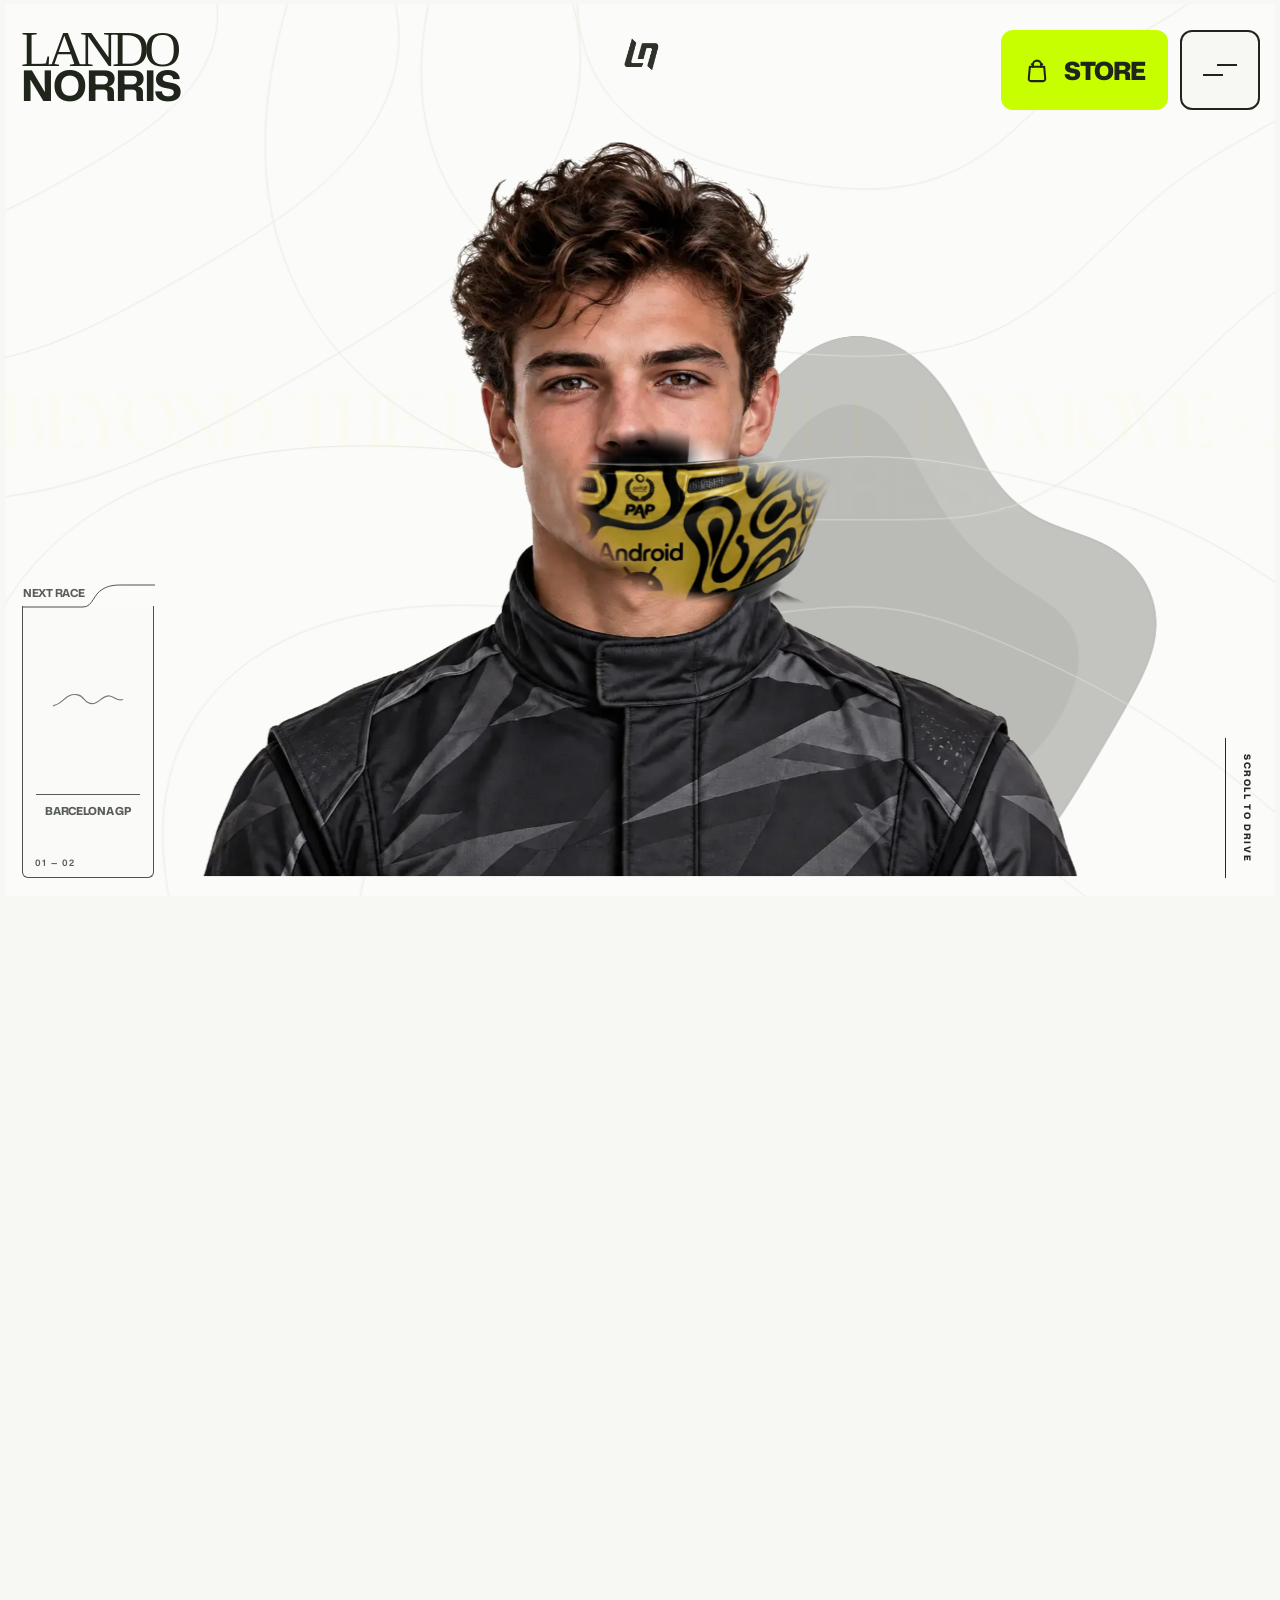
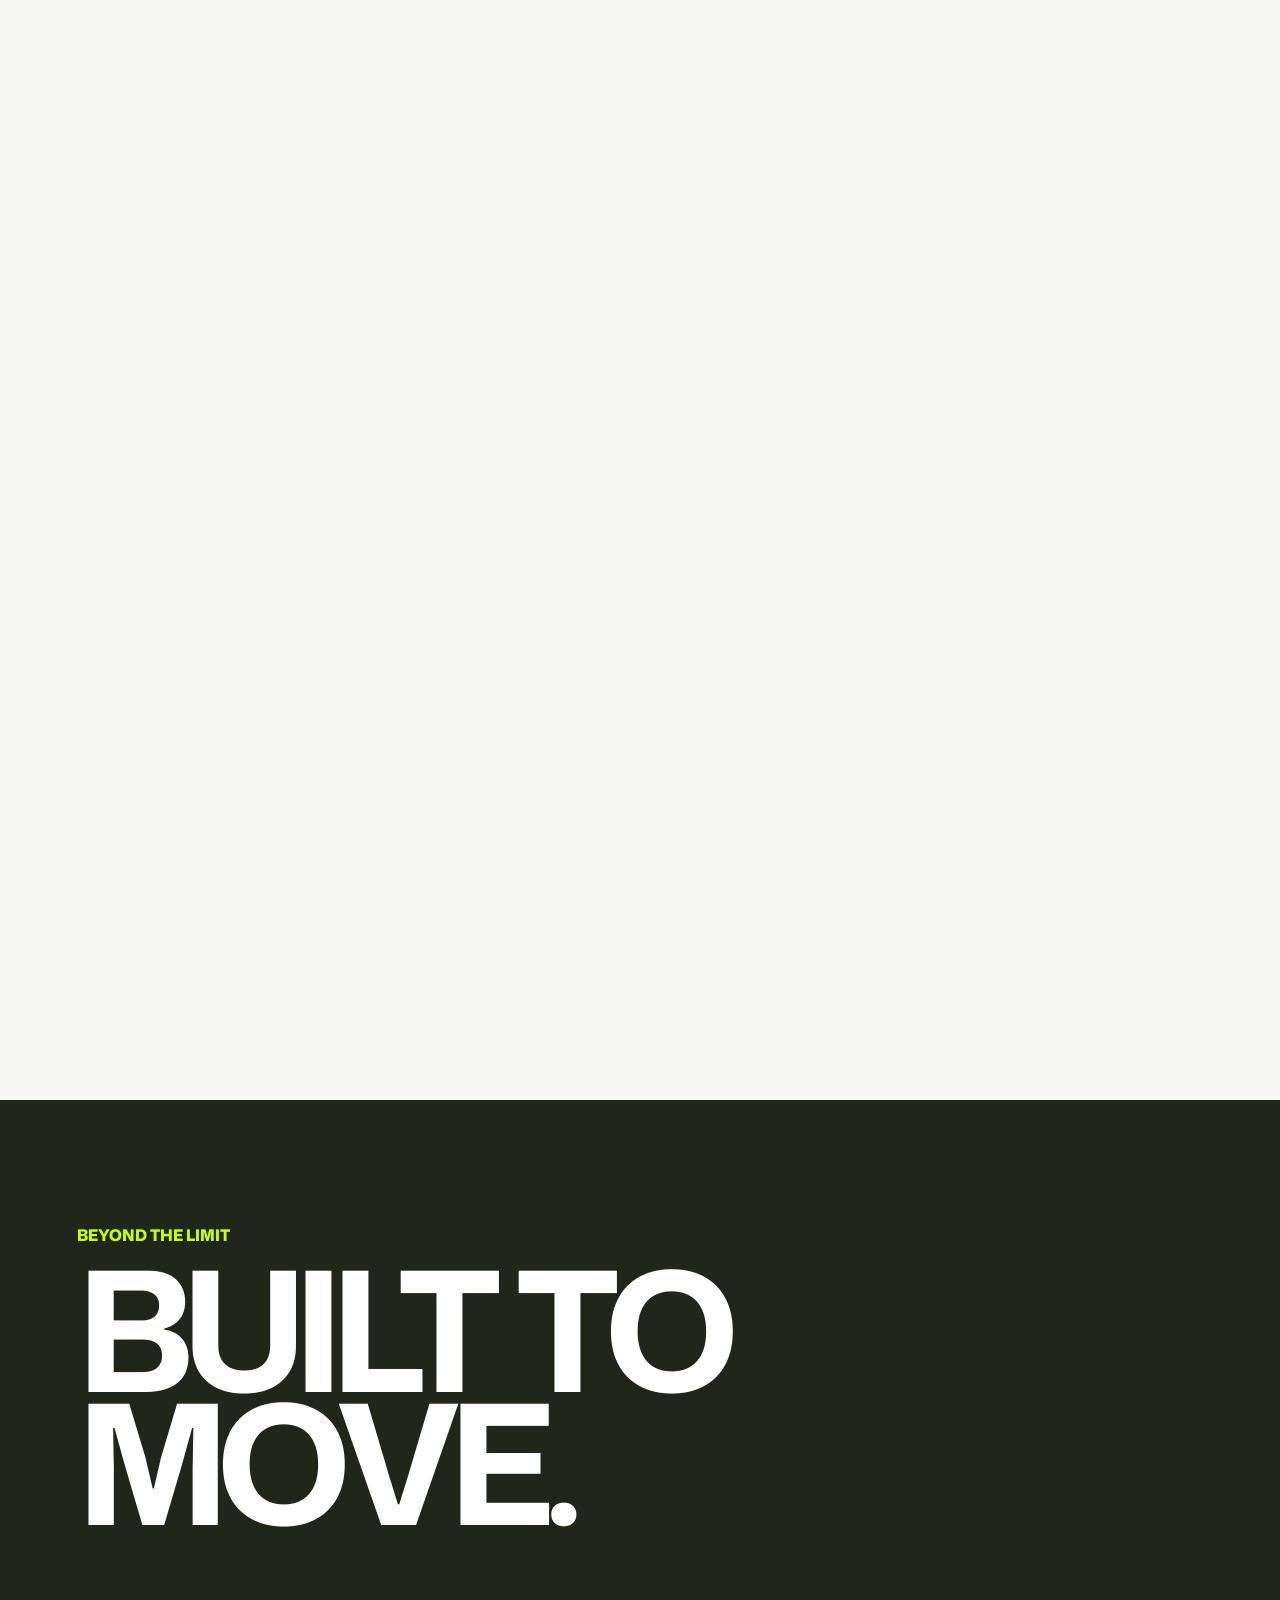
<file: lando-hero.html>
<!doctype html>
<html lang="en">
<head>
<meta charset="utf-8">
<meta name="viewport" content="width=device-width, initial-scale=1">
<title>LN Hero Experience</title>
<link rel="preload" href="lando-hero-experience/assets/fonts/MonaSans-VariableFont.woff2" as="font" type="font/woff2" crossorigin>
<link rel="stylesheet" href="lando-hero-experience/assets/css/hero.css?v=4.4.24">
<link rel="stylesheet" href="lando-hero-experience/assets/css/hero-v31.css?v=4.4.24">
</head>
<body class="ln-hero-page">
	<div class="ln-loader" aria-hidden="true">
		<div class="ln-loader__logo"><img src="lando-hero-experience/assets/images/ln-head-mark.png" alt=""><img src="lando-hero-experience/assets/images/ln-head-mark.png" alt=""><img src="lando-hero-experience/assets/images/ln-head-mark.png" alt=""></div>
		<div class="ln-loader__status"><span>LOADING</span><div class="ln-loader__line"></div></div>
	</div>
	<section class="ln-hero" style="--ln-accent: #c7ff00;">
		<div class="ln-hero__stage">
			<img class="ln-head-mark" src="lando-hero-experience/assets/images/ln-head-mark.png" alt="" aria-hidden="true">
			<header class="ln-hero__nav">
				<a class="ln-hero__mark" href="index.html" aria-label="Home"><b>LANDO</b><strong>NORRIS</strong></a>
				<div class="ln-hero__actions">
					<a class="ln-hero__button" href="#next"><svg viewBox="0 0 24 24" aria-hidden="true"><path d="M5.4 8.5h13.2l1 11.1a2 2 0 0 1-2 2.2H6.4a2 2 0 0 1-2-2.2l1-11.1Z"/><path d="M8.2 8.5V6.7a3.8 3.8 0 0 1 7.6 0v1.8"/><path d="M7.2 6.2h1M15.8 6.2h1"/></svg>STORE</a>
					<button class="ln-menu-toggle" type="button" aria-label="Open menu" aria-expanded="false"><i></i><i></i></button>
				</div>
			</header>
			<div class="ln-menu-panel" aria-hidden="true">
				<div class="ln-menu-gallery">
					<figure><img src="lando-hero-experience/assets/images/68302ff5ff89a9a4afb8c19e_ln-home-helm-large.webp" alt="Lando with racing helmet"></figure>
					<figure><img src="lando-hero-experience/assets/images/menu-paddock.webp" alt="Driver in the paddock"></figure>
					<figure><img src="lando-hero-experience/assets/images/6830302dadd0727e6ac034dd_ln-social-img-6.webp" alt="Driver celebrating after a race"></figure>
					<figure><img src="lando-hero-experience/assets/images/68302babcf12f0111d96322e_ln-home-horiz-3.webp" alt="Driver at the circuit"></figure>
				</div>
				<div class="ln-menu-content">
					<nav class="ln-menu-links"><ul class="ln-menu-list"><li><a href="#" class="is-current">HOME</a></li><li><a href="#next">ON TRACK</a></li><li><a href="#next">OFF TRACK</a></li><li><a href="#next">CALENDAR</a></li><li><a href="#next">STORE</a></li></ul></nav>					<div class="ln-menu-emblem"><svg viewBox="0 0 150 90" aria-hidden="true"><path d="M43 70C20 57 19 28 37 12M107 70c23-13 24-42 6-58M54 66C42 51 45 27 61 18h28c16 9 19 33 7 48-10 10-32 10-42 0Z"/><path d="M61 42h28M66 53h18"/></svg><strong>MOTORSPORT<br>SINCE 2019</strong></div>
					<div class="ln-menu-footer"><strong>BUSINESS ENQUIRIES</strong><div><a href="#">TIKTOK</a><a href="#">INSTAGRAM</a><a href="#">YOUTUBE</a><a href="#">TWITCH</a></div></div>
				</div>
			</div>
			<div class="ln-live-scene" aria-hidden="true">
				<div class="ln-hero__background"></div>
				<div class="ln-hero__glow"></div>
				<div class="ln-fluid-bg"><i></i><i></i><i></i><i></i></div>
				<canvas class="ln-webgl-bg"></canvas>



			<div class="ln-hero__person-wrap" role="button" tabindex="0" aria-label="Reveal racing helmet">
				<img class="ln-hero__person" src="lando-hero-experience/assets/images/fictional-driver-transparent.webp" alt="Racing driver portrait" fetchpriority="high" decoding="sync">
				<div class="ln-liquid-layer ln-liquid-layer--helmet"><img class="ln-hero__helmet-state" src="lando-hero-experience/assets/images/gold-helmet-portrait-v4418.webp" alt="" fetchpriority="high" decoding="sync"></div>
				<canvas class="ln-three-helmet"
					data-model="lando-hero-experience/assets/models/helmet-21.glb"
					data-basecolor="lando-hero-experience/assets/textures/Norris_Helmet_mat_BaseColor.webp"
					data-normal="lando-hero-experience/assets/textures/Norris_Helmet_mat_Normal.webp"
					data-roughness="lando-hero-experience/assets/textures/Norris_Helmet_mat_Roughness.webp"
					data-metallic="lando-hero-experience/assets/textures/Norris_Helmet_mat_Metallic.webp"
					data-noise="lando-hero-experience/assets/textures/noise-03.webp"
					data-head-diffuse="lando-hero-experience/assets/textures/head-diffuse.webp"
					data-head-depth="lando-hero-experience/assets/textures/head-depth.webp"
					data-head-alpha="lando-hero-experience/assets/textures/head-alpha.webp"
					data-head-normal="lando-hero-experience/assets/textures/head-normal.webp"
					data-head-roughness="lando-hero-experience/assets/textures/head-roughness.webp"
					data-head-shadow="lando-hero-experience/assets/textures/head-shadow-softer-edit.webp"
					data-draco="lando-hero-experience/assets/draco/" aria-hidden="true"></canvas>
			</div>
			</div>
			<div class="ln-scroll-heading" aria-hidden="true"><img src="lando-hero-experience/assets/images/ln-head-mark.png" alt=""><span>MESSAGE FROM LANDO</span></div>

			<div class="ln-marquee" aria-hidden="true">
				<div class="ln-marquee__row ln-marquee__row--lime"><span>BEYOND THE LIMIT · BUILT TO MOVE · ALWAYS FORWARD · </span><span>BEYOND THE LIMIT · BUILT TO MOVE · ALWAYS FORWARD · </span></div>
				<div class="ln-marquee__row ln-marquee__row--white"><span>NO LIMITS · ONLY PROGRESS · RACE THE FUTURE · </span><span>NO LIMITS · ONLY PROGRESS · RACE THE FUTURE · </span></div>
			</div>
			<figure class="ln-scroll-card" aria-hidden="true">
				<div class="ln-scroll-card__scene">
					<span class="ln-scroll-card__bg"></span>
					<span class="ln-scroll-card__mini-logo"><b>LANDO</b><strong>NORRIS</strong></span>
					<img src="lando-hero-experience/assets/images/fictional-driver-transparent.webp" alt="">
					<span class="ln-scroll-card__mini-race">NEXT RACE<br><b>BARCELONA GP</b></span>
				</div>
				<svg class="ln-signature" viewBox="0 0 360 150"><path d="M18 104 C53 44 50 132 91 76 S124 38 118 106 C153 58 179 35 166 103 C205 53 224 41 210 104 C246 70 280 53 340 48"/><path d="M55 119 C138 91 238 88 330 98"/></svg>
				<figcaption><span>THE DRIVE</span><strong>NO LIMITS.<br>ONLY PROGRESS.</strong></figcaption>
			</figure>

			<div class="ln-hero__message" aria-hidden="true">
				<p>WE RACE AT THE EDGE</p>
				<strong>MOVE <em>BEYOND</em><br>THE EXPECTED.</strong>
				<span>01 / LIMITLESS</span>
			</div>

			<aside class="ln-hero__race-card">
				<span>NEXT RACE</span>
				<div class="ln-race-rotator">
					<div class="ln-race-face"><svg viewBox="0 0 120 54" aria-hidden="true"><path d="M10 34c15-3 18-18 34-16 11 1 10 13 22 13 10 0 14-12 25-11 8 1 10 8 19 5"/></svg><strong>BARCELONA GP</strong></div>
					<div class="ln-race-face"><svg viewBox="0 0 120 58" aria-hidden="true"><path d="M35 45c-14-6-18-20-12-31M85 45c14-6 18-20 12-31M42 42c-8-11-5-27 8-34h20c13 7 16 23 8 34-8 8-28 8-36 0Z"/><path d="M50 26h20M54 34h12"/></svg><strong>McLAREN F1<br>SINCE 2019</strong></div>
				</div>
				<small>01 — 02</small>
			</aside>

			<div class="ln-hero__scroll"><span>SCROLL TO DRIVE</span><i></i></div>
		</div>
	</section>
	<section class="ln-after" id="next">
		<p>BEYOND THE LIMIT</p>
		<h2>BUILT TO MOVE.</h2>
	</section>
	
<script src="lando-hero-experience/assets/js/hero.js?v=4.4.24"></script>
<script src="lando-hero-experience/assets/js/approved-flow.js?v=4.4.24"></script>
</body>
</html>
</file>
<file: lando-hero-experience/assets/css/hero.css>
@font-face{font-family:LN-Mona;src:url(../fonts/MonaSans-VariableFont.woff2) format("woff2");font-weight:100 900;font-display:swap}
@font-face{font-family:LN-Brier;src:url(../fonts/Brier-Bold.woff2) format("woff2");font-weight:700;font-display:swap}
:root{--ln-ink:#20251c;--ln-paper:#f7f7f3;--ln-line:#dedfd7;--ln-accent:#c7ff00}
html{scroll-behavior:auto}.ln-hero-page{margin:0!important;background:var(--ln-paper);overflow-x:hidden}.ln-hero-page #wpadminbar,.ln-hero-page .site-header,.ln-hero-page .site-footer,.ln-hero-page .entry-header,.ln-hero-page #masthead,.ln-hero-page #colophon{display:none!important}.ln-hero-page .site-content,.ln-hero-page .content-area,.ln-hero-page .site-main,.ln-hero-page .inside-article,.ln-hero-page .entry-content{width:100%!important;max-width:none!important;margin:0!important;padding:0!important}
.ln-hero-page #page,.ln-hero-page .site.grid-container,.ln-hero-page .grid-container{width:100%!important;max-width:none!important;margin:0!important;padding:0!important}
.ln-loader{position:fixed;z-index:999999;inset:0;background:#1f241b;color:#fff;display:grid;place-content:center;gap:22px;font:800 22px/1 LN-Mona,sans-serif;letter-spacing:.08em;transition:clip-path .9s cubic-bezier(.76,0,.24,1);clip-path:inset(0)}.ln-loader__line{width:180px;height:2px;background:#47503e;overflow:hidden}.ln-loader__line:after{content:"";display:block;width:100%;height:100%;background:var(--ln-accent);transform:translateX(-100%);animation:ln-load 1.4s ease forwards}.ln-ready .ln-loader{clip-path:inset(0 0 100% 0);pointer-events:none}@keyframes ln-load{to{transform:none}}
.ln-hero{position:relative;height:220vh;background:var(--ln-paper);color:var(--ln-ink);font-family:LN-Mona,Arial,sans-serif}.ln-hero *{box-sizing:border-box}.ln-hero__stage{position:sticky;z-index:2;top:0;height:100vh;min-height:620px;overflow:hidden;background:var(--ln-paper);isolation:isolate}.ln-hero__background{position:absolute;z-index:-5;inset:-2%;background-color:var(--ln-paper);background-image:var(--ln-bg,url(../images/reference-contours.svg));background-size:cover;background-position:center;opacity:.75;transform:scale(1.03)}.ln-hero__glow{position:absolute;z-index:-4;left:50%;top:48%;width:min(62vw,950px);aspect-ratio:1;border:1px solid rgba(35,40,30,.14);border-radius:50%;transform:translate(-50%,-50%)}.ln-flow-canvas{position:absolute;z-index:-2;inset:0;width:100%;height:100%;pointer-events:none}.ln-fluid-bg{position:absolute;z-index:-3;inset:0;overflow:hidden;filter:blur(50px);opacity:.55}.ln-fluid-bg i{position:absolute;width:34vw;height:21vw;border-radius:48% 52% 64% 36%;background:rgba(198,200,194,.36);transition:transform .7s cubic-bezier(.2,.8,.2,1)}.ln-fluid-bg i:nth-child(1){left:-7%;top:2%;transform:rotate(22deg)}.ln-fluid-bg i:nth-child(2){right:-8%;top:12%;transform:rotate(-35deg)}.ln-fluid-bg i:nth-child(3){left:8%;bottom:-10%;transform:rotate(64deg)}.ln-fluid-bg i:nth-child(4){right:15%;bottom:-15%;transform:rotate(105deg)}
.ln-hero__nav{position:absolute;z-index:80;left:20px;right:20px;top:28px;display:flex;justify-content:space-between;align-items:flex-start;pointer-events:none}.ln-hero__nav a,.ln-hero__nav button{pointer-events:auto}.ln-hero__mark{color:inherit;text-decoration:none;width:176px;font-weight:900;line-height:.76;letter-spacing:-.07em}.ln-hero__mark b,.ln-hero__mark strong{display:block}.ln-hero__mark b{font-family:Georgia,serif;font-size:51px;font-weight:500;letter-spacing:-.09em}.ln-hero__mark strong{font-size:42px}.ln-hero__actions{display:flex;gap:14px}.ln-hero__button{height:80px;padding:0 27px;display:flex;align-items:center;gap:14px;border-radius:13px;background:var(--ln-accent);color:#17200d!important;text-decoration:none!important;font-size:25px;font-weight:900}.ln-hero__button svg{width:27px;fill:none;stroke:currentColor;stroke-width:2}.ln-menu-toggle{width:80px;height:80px;border:3px solid var(--ln-ink);border-radius:14px;background:rgba(247,247,243,.9);display:grid;place-content:center;gap:9px;cursor:pointer}.ln-menu-toggle i{display:block;width:31px;height:3px;background:var(--ln-ink);transition:.35s}.ln-menu-toggle[aria-expanded=true] i:first-child{transform:translateY(6px) rotate(45deg)}.ln-menu-toggle[aria-expanded=true] i:last-child{transform:translateY(-6px) rotate(-45deg)}
.ln-hero__copy{position:absolute;z-index:10;left:50%;top:13%;transform:translateX(-50%);text-align:center}.ln-hero__eyebrow{font-size:14px;font-weight:800;letter-spacing:.14em;white-space:nowrap}.ln-hero__copy h1,.ln-hero__subtitle{display:none}
.ln-hero__person-wrap{position:absolute;z-index:8;left:50%;bottom:-1px;width:min(55vw,940px);height:94vh;transform:translateX(-50%);transform-origin:50% 78%;will-change:transform,opacity}.ln-hero__person,.ln-liquid-layer img{position:absolute;inset:0;width:100%;height:100%;display:block;object-fit:contain;object-position:50% 100%;user-select:none;pointer-events:none}.ln-liquid-layer{position:absolute;z-index:4;inset:0;width:100%;height:100%;opacity:1;pointer-events:none;will-change:mask-image}.ln-three-helmet{display:none!important}
.ln-hero__race-card{position:absolute;z-index:20;left:21px;bottom:22px;width:133px;height:272px;border:1px solid #3b4138;border-radius:0 0 7px 7px;background:rgba(247,247,243,.23);font-size:11px;font-weight:800}.ln-hero__race-card>span{position:absolute;top:-27px;left:0}.ln-race-rotator{height:100%;position:relative;transform-style:preserve-3d;animation:ln-race 6s ease-in-out infinite}.ln-race-face{position:absolute;inset:0;padding:42px 12px 22px;display:flex;flex-direction:column;align-items:center;justify-content:space-around;text-align:center;backface-visibility:hidden}.ln-race-face:nth-child(2){transform:rotateY(180deg)}.ln-race-face svg{width:90px;fill:none;stroke:currentColor;stroke-width:2}.ln-race-face strong{width:100%;padding-top:12px;border-top:1px solid}.ln-hero__race-card small{position:absolute;bottom:8px;left:12px;letter-spacing:.15em}@keyframes ln-race{0%,42%{transform:rotateY(0)}58%,92%{transform:rotateY(180deg)}100%{transform:rotateY(360deg)}}.ln-hero__scroll{position:absolute;z-index:20;right:26px;bottom:22px;display:flex;flex-direction:column;align-items:center;gap:15px;font-size:9px;font-weight:800;letter-spacing:.18em;writing-mode:vertical-rl}.ln-hero__scroll i{height:140px;border-left:1px solid}
.ln-marquee{position:absolute;z-index:30;inset:0;display:flex;flex-direction:column;justify-content:center;opacity:0;pointer-events:none;overflow:hidden;transform:rotate(-4deg)}.ln-marquee__row{display:flex;width:max-content;font-size:clamp(75px,10vw,190px);font-weight:950;line-height:.79;letter-spacing:-.065em;text-transform:uppercase;white-space:nowrap}.ln-marquee__row--lime{color:var(--ln-accent);animation:ln-left 14s linear infinite}.ln-marquee__row--white{color:#f7f7f3;-webkit-text-stroke:2px var(--ln-ink);animation:ln-right 17s linear infinite;transform:translateX(-50%)}@keyframes ln-left{to{transform:translateX(-50%)}}@keyframes ln-right{to{transform:translateX(0)}}
.ln-scroll-card{position:absolute;z-index:42;left:50%;top:50%;width:min(31vw,460px);aspect-ratio:.82;margin:0;background:#aeb0a9;overflow:hidden;opacity:0;transform:translate(-50%,-50%) scale(1.25);will-change:transform,opacity}.ln-scroll-card>img{width:100%;height:100%;object-fit:cover;filter:grayscale(1) contrast(.85);opacity:.78}.ln-scroll-card:after{content:"";position:absolute;inset:0;background:linear-gradient(145deg,rgba(205,207,200,.45),rgba(35,40,32,.1));mix-blend-mode:multiply}.ln-signature{position:absolute;z-index:2;left:7%;right:7%;top:34%;width:86%;fill:none;stroke:#eef0e9;stroke-width:5;stroke-linecap:round}.ln-scroll-card figcaption{position:absolute;z-index:3;left:24px;right:24px;bottom:24px;color:#fff}.ln-scroll-card figcaption span{font-size:10px;letter-spacing:.2em}.ln-scroll-card figcaption strong{display:block;font-size:28px;line-height:.92;margin-top:8px}.ln-hero__message{display:none}
.ln-menu-panel{position:absolute;z-index:70;inset:0;background:#20271a;color:#ecede5;display:grid;grid-template-columns:50% 50%;opacity:0;visibility:hidden;transition:opacity .55s,visibility .55s}.ln-menu-panel.is-open{opacity:1;visibility:visible}.ln-menu-gallery{padding:0 30px 0 60px;display:grid;grid-template-columns:1fr 1fr;gap:7vh 3.5vw;align-content:center}.ln-menu-gallery figure{margin:0;height:37vh;overflow:hidden;background:#62685d}.ln-menu-gallery img{width:100%;height:100%;object-fit:cover;filter:grayscale(1) sepia(.12);opacity:.78}.ln-menu-gallery__car{position:relative}.ln-menu-gallery__car svg{position:absolute;inset:20%;width:60%;fill:none;stroke:#d8dbd1}.ln-menu-content{display:flex;flex-direction:column;align-items:center;justify-content:center}.ln-menu-links{display:flex;flex-direction:column;align-items:center}.ln-menu-links a{position:relative;color:inherit;text-decoration:none;font-size:clamp(54px,5.8vw,105px);font-weight:900;line-height:.86;letter-spacing:-.055em}.ln-menu-links a:after{content:"";position:absolute;left:0;right:0;top:52%;height:4px;background:var(--ln-accent);transform:scaleX(0);transition:transform .45s cubic-bezier(.2,.8,.2,1)}.ln-menu-links a:hover:after,.ln-menu-links a.is-current:after{transform:scaleX(1)}.ln-menu-emblem{margin-top:34px;text-align:center;font-size:10px}.ln-menu-emblem svg{display:block;margin:auto;width:80px;fill:none;stroke:currentColor}.ln-menu-footer{position:absolute;bottom:30px;text-align:center;font-size:13px}.ln-menu-footer div{display:flex;gap:34px;margin-top:25px}.ln-menu-footer a{color:inherit;text-decoration:none;font-weight:800}
.ln-after{min-height:100vh;background:#20271a;color:#fff;padding:12vh 6vw;font-family:LN-Mona,sans-serif}.ln-after p{color:var(--ln-accent);font-weight:800}.ln-after h2{font-size:clamp(70px,13vw,240px);line-height:.8;margin:0;letter-spacing:-.07em}
.ln-menu-list{display:flex;flex-direction:column;align-items:center;margin:0;padding:0;list-style:none}.ln-menu-links .current-menu-item>a:after{transform:scaleX(1)}
@media(max-width:900px){.ln-hero-page.admin-bar .ln-hero__stage{top:46px;height:calc(100vh - 46px)}.ln-hero__stage{min-height:540px}.ln-hero__nav{top:16px;left:14px;right:14px}.ln-hero__mark{width:120px}.ln-hero__mark b{font-size:34px}.ln-hero__mark strong{font-size:29px}.ln-hero__button{height:55px;padding:0 14px;font-size:16px}.ln-hero__button svg{width:19px}.ln-menu-toggle{width:55px;height:55px}.ln-menu-toggle i{width:23px;height:2px}.ln-hero__person-wrap{width:min(96vw,650px);height:86vh}.ln-hero__copy{top:13%}.ln-hero__race-card{left:14px;bottom:14px;width:94px;height:190px}.ln-race-face{padding:26px 8px 18px}.ln-race-face svg{width:65px}.ln-hero__scroll{display:none}.ln-scroll-card{width:min(72vw,390px)}.ln-menu-panel{grid-template-columns:1fr}.ln-menu-gallery{display:none}.ln-menu-links a{font-size:clamp(48px,14vw,80px)}.ln-menu-footer{font-size:10px}.ln-menu-footer div{gap:17px}.ln-marquee__row{font-size:21vw}.ln-hero__eyebrow{font-size:10px}}
@media(max-width:520px){.ln-hero{height:190vh}.ln-hero__button{font-size:0;width:55px;padding:0;justify-content:center}.ln-hero__button svg{width:23px}.ln-hero__person-wrap{width:118vw;height:84vh}.ln-hero__race-card{transform:scale(.82);transform-origin:left bottom}.ln-scroll-card{width:76vw}.ln-scroll-card figcaption strong{font-size:21px}}
@media(prefers-reduced-motion:reduce){.ln-carbon-ghost,.ln-race-rotator{animation:none!important}.ln-fluid-bg{display:none}}
@media(max-width:900px){.ln-hero-page.admin-bar .ln-hero__stage{top:0;height:100vh}.ln-three-helmet{display:none}.ln-three-ready .ln-liquid-layer--helmet{opacity:1}}
.ln-webgl-bg{position:absolute;z-index:-2;inset:0;width:100%;height:100%;pointer-events:none}.ln-fluid-bg{display:none!important}.ln-hero.has-webgl-fluid .ln-hero__background{opacity:.23}.ln-hero.has-webgl-fluid .ln-hero__glow{opacity:.35}
@media(min-width:901px){.ln-three-helmet{display:block!important}}
@media(min-width:901px){.ln-three-ready .ln-liquid-layer--helmet{display:none!important;opacity:0!important;visibility:hidden!important}.ln-three-ready .ln-hero__helmet-state{display:none!important}}
.ln-three-helmet{display:none!important}.ln-liquid-layer--helmet,.ln-three-ready .ln-liquid-layer--helmet{display:block!important;opacity:1!important;visibility:visible!important}

/* 3.1 cinematic message state */
.ln-hero__stage{transition:background-color .65s cubic-bezier(.22,.61,.36,1)}
.ln-hero__nav{transition:color .5s ease}
.ln-hero__mark{width:148px;transition:color .5s ease}.ln-hero__mark b{font-size:43px}.ln-hero__mark strong{font-size:35px}
.ln-hero__button{height:66px;padding:0 22px;border-radius:12px;font-size:20px}.ln-hero__button svg{width:22px}
.ln-menu-toggle{width:66px;height:66px;border-width:2px;border-radius:12px}.ln-menu-toggle i{width:26px;height:2px}
.ln-hero.is-scroll-dark .ln-hero__stage{background:#20271a}.ln-hero.is-scroll-dark .ln-hero__mark{color:#f1f2e9}
.ln-hero.is-scroll-dark .ln-menu-toggle{border-color:#f1f2e9;background:#f1f2e9}.ln-hero.is-scroll-dark .ln-menu-toggle i{background:#20271a}
.ln-scroll-heading{position:absolute;z-index:46;left:50%;top:50px;display:flex;flex-direction:column;align-items:center;gap:10px;color:#f1f2e9;opacity:0;transform:translate(-50%,-12px);transition:opacity .45s ease,transform .65s cubic-bezier(.22,.61,.36,1);pointer-events:none}
.ln-scroll-heading b{color:var(--ln-accent);font-size:38px;font-weight:950;font-style:italic;letter-spacing:-.09em;transform:skew(-8deg)}.ln-scroll-heading span{font-size:11px;font-weight:900;letter-spacing:-.035em;white-space:nowrap}
.ln-hero.is-scroll-dark .ln-scroll-heading{opacity:1;transform:translate(-50%,0)}
.ln-marquee{transform:none;gap:4px}.ln-marquee__row{font-size:clamp(68px,7.2vw,138px);line-height:.78;letter-spacing:-.055em}
.ln-marquee__row--lime{font-family:LN-Brier,Georgia,serif;font-weight:700}.ln-marquee__row--white{font-family:LN-Mona,Arial,sans-serif;font-weight:900;-webkit-text-stroke:0;color:#f1f2e9}
.ln-scroll-card{overflow:visible;background:#4b5046;box-shadow:none}.ln-scroll-card__scene{overflow:hidden;background:#4b5046}
.ln-scroll-card.is-compact .ln-scroll-card__bg{opacity:.12;filter:grayscale(1)}.ln-scroll-card.is-compact .ln-scroll-card__scene:after{content:"";position:absolute;z-index:1;inset:0;background:rgba(51,57,47,.45);mix-blend-mode:multiply}
.ln-scroll-card .ln-signature{z-index:5;left:-31%;top:-27%;width:162%;height:158%;stroke:var(--ln-accent);stroke-width:7;filter:none}.ln-scroll-card figcaption{display:none}.ln-scroll-card:after{display:none}
@media(max-width:900px){.ln-hero__mark{width:120px}.ln-hero__mark b{font-size:34px}.ln-hero__mark strong{font-size:29px}.ln-hero__button{height:55px;padding:0 14px;font-size:16px}.ln-menu-toggle{width:55px;height:55px}.ln-scroll-heading{top:86px}.ln-scroll-heading b{font-size:30px}.ln-scroll-card .ln-signature{left:-25%;top:-18%;width:150%;height:140%;stroke-width:6}}
.ln-scroll-card{width:100vw;height:100vh;aspect-ratio:auto;background:var(--ln-paper);clip-path:inset(0);transform:translate(-50%,-50%);filter:grayscale(0);box-shadow:0 22px 65px rgba(21,25,18,.18)}.ln-scroll-card__scene{position:absolute;inset:0;overflow:hidden;background:var(--ln-paper)}.ln-scroll-card__bg{position:absolute;inset:0;background:url(../images/reference-contours.svg) center/cover no-repeat;opacity:.8}.ln-scroll-card__scene>img{position:absolute;left:50%;bottom:0;width:min(55vw,940px);height:94%;object-fit:contain;object-position:50% 100%;transform:translateX(-50%)}.ln-scroll-card__mini-logo{position:absolute;z-index:2;left:20px;top:28px;font-weight:900;line-height:.76;letter-spacing:-.07em}.ln-scroll-card__mini-logo b,.ln-scroll-card__mini-logo strong{display:block}.ln-scroll-card__mini-logo b{font:500 51px/.76 Georgia,serif}.ln-scroll-card__mini-logo strong{font-size:42px}.ln-scroll-card__mini-race{position:absolute;z-index:2;left:21px;bottom:22px;font-size:11px;font-weight:800}.ln-scroll-card__mini-race b{display:block;margin-top:8px}.ln-scroll-card .ln-signature,.ln-scroll-card figcaption{opacity:0;transition:opacity .2s}.ln-scroll-card.is-compact .ln-signature,.ln-scroll-card.is-compact figcaption{opacity:1}.ln-scroll-card.is-compact .ln-scroll-card__mini-logo,.ln-scroll-card.is-compact .ln-scroll-card__mini-race{opacity:0}.ln-scroll-card.is-compact .ln-scroll-card__scene>img{width:100%;height:100%;object-fit:cover;filter:grayscale(1) contrast(.82);opacity:.78}

/* 4.4.20: signature enters on the second scroll beat from the left */
.ln-scroll-card .ln-signature{transform-origin:50% 50%;will-change:transform,opacity;pointer-events:none}
</file>
<file: lando-hero-experience/assets/css/hero-v31.css>
/* v4.0.1: preserve the original front portrait and aligned dark-gold helmet. */
.ln-hero{height:300vh}.ln-hero__stage{background:#f7f7f3}.ln-hero__grid{display:none!important}
.ln-fluid-bg{display:block!important;z-index:-1!important;opacity:.46!important;filter:blur(62px)!important;pointer-events:none}.ln-fluid-bg i{background:rgba(106,110,102,.3)!important}.ln-webgl-bg{opacity:.78}
.ln-hero__nav{top:30px;left:21px;right:20px}.ln-hero__mark{width:176px}.ln-hero__mark b{font-size:51px}.ln-hero__mark strong{font-size:42px}.ln-hero__actions{gap:12px}
.ln-hero__button{height:58px;padding:0 19px;gap:11px;border-radius:11px;font-size:18px}.ln-hero__button svg{width:20px}.ln-menu-toggle{width:58px;height:58px;border-width:2px;border-radius:11px;gap:7px}.ln-menu-toggle i{width:24px;height:2px}
.ln-hero__person-wrap{top:128px;bottom:auto;width:min(70vw,1190px);height:105vh;transform:translateX(-50%);overflow:visible}.ln-hero__person,.ln-liquid-layer img{object-fit:contain;object-position:50% 0}.ln-hero__person{z-index:1;filter:drop-shadow(0 14px 18px rgba(26,29,23,.08))}
.ln-head-mark{position:absolute;z-index:24;left:50%;top:32px;width:46px;height:46px;object-fit:contain;transform:translateX(-50%);transition:opacity .22s ease;pointer-events:none}
.ln-liquid-layer--helmet{z-index:3;display:block!important;opacity:0;visibility:hidden}.ln-liquid-layer--helmet.is-showing{opacity:1;visibility:visible}.ln-three-helmet{display:none!important;opacity:0!important;visibility:hidden!important}.ln-hero__person-wrap:before{display:none!important;content:none!important;animation:none!important}
.ln-hero__race-card{left:22px;bottom:20px;width:119px;height:244px;font-size:9px;background:rgba(247,247,243,.22)}.ln-hero__race-card>span{top:-23px}.ln-race-face{padding:33px 9px 19px}.ln-race-face svg{width:72px}.ln-race-face:first-child svg{transform-origin:50% 50%;animation:ln-track-spin 8s linear infinite}.ln-hero__race-card small{left:9px;bottom:7px;font-size:8px}@keyframes ln-track-spin{to{transform:rotate(360deg)}}
.ln-marquee{transform:none;gap:5px}.ln-marquee__row{font-size:clamp(72px,6.15vw,118px);line-height:.78;letter-spacing:-.055em}.ln-marquee__row--lime{font-family:LN-Brier,Georgia,serif;font-weight:700;color:#dcff38;animation-duration:42s}.ln-marquee__row--white{font-family:LN-Mona,Arial,sans-serif;font-weight:900;color:#f1f2e9;-webkit-text-stroke:0;animation-duration:48s}
.ln-scroll-card{overflow:visible!important;clip-path:none!important;background:#4b5046;box-shadow:none;aspect-ratio:auto}.ln-scroll-card__scene{position:absolute;inset:0;overflow:hidden;background:#4b5046}.ln-scroll-card__bg{position:absolute;inset:0;background:url(../images/reference-contours.svg) center/cover no-repeat;opacity:.18}
.ln-scroll-card .ln-scroll-card__scene:after{content:"";position:absolute;z-index:2;inset:0;background:#293022;opacity:calc(var(--ln-card-dark,0) * .5);mix-blend-mode:multiply;pointer-events:none}
.ln-scroll-card .ln-scroll-card__scene>img,.ln-scroll-card.is-compact .ln-scroll-card__scene>img{position:absolute;z-index:1;left:50%;top:7%;bottom:auto;width:70%;height:105%;object-fit:contain;object-position:50% 0;transform:translateX(-50%);opacity:1;filter:drop-shadow(0 10px 18px rgba(15,18,14,.12));-webkit-mask-image:linear-gradient(to bottom,transparent 0,#000 4%,#000 96%,rgba(0,0,0,.88) 100%);mask-image:linear-gradient(to bottom,transparent 0,#000 4%,#000 96%,rgba(0,0,0,.88) 100%)}
.ln-scroll-card .ln-signature{position:absolute;z-index:50;left:-31%;top:-27%;width:162%;height:158%;opacity:1;stroke:var(--ln-accent);stroke-width:7;fill:none;filter:none;overflow:visible}.ln-scroll-card .ln-signature path{stroke:var(--ln-accent)!important;fill:none!important;filter:none!important;mix-blend-mode:normal!important}
.ln-scroll-card figcaption,.ln-scroll-card:after,.ln-scroll-card__mini-logo,.ln-scroll-card__mini-race{display:none!important}
.ln-scroll-heading{position:absolute;z-index:46;left:50%;top:50px;display:flex;flex-direction:column;align-items:center;gap:10px;color:#f1f2e9;opacity:0;transform:translate(-50%,-12px);transition:opacity .45s ease,transform .65s cubic-bezier(.22,.61,.36,1);pointer-events:none}.ln-scroll-heading b{color:var(--ln-accent);font-size:38px;font-weight:950;font-style:italic;letter-spacing:-.09em;transform:skew(-8deg)}.ln-scroll-heading span{font-size:11px;font-weight:900;white-space:nowrap}.ln-hero.is-scroll-dark .ln-scroll-heading{opacity:0;transform:translate(-50%,-12px)}.ln-hero.is-message-ready .ln-scroll-heading{opacity:1;transform:translate(-50%,0)}
@media(max-width:900px){.ln-hero{height:250vh}.ln-hero__nav{top:16px;left:14px;right:14px}.ln-hero__mark{width:120px}.ln-hero__mark b{font-size:34px}.ln-hero__mark strong{font-size:29px}.ln-hero__button{height:50px;padding:0 13px;font-size:15px}.ln-menu-toggle{width:50px;height:50px}.ln-hero__person-wrap{top:112px;width:min(96vw,650px);height:86vh}.ln-head-mark{top:18px;width:43px;height:44px}.ln-three-helmet{display:none!important}.ln-liquid-layer--helmet.is-showing{display:block;opacity:1;visibility:visible}.ln-hero__race-card{left:14px;bottom:14px;transform:scale(.78);transform-origin:left bottom}.ln-scroll-card .ln-signature{left:-25%;top:-18%;width:150%;height:140%;stroke-width:6}.ln-scroll-heading{top:82px}.ln-scroll-heading b{font-size:30px}}
@media(max-width:520px){.ln-hero__button{font-size:0;width:50px;padding:0;justify-content:center}.ln-hero__person-wrap{width:94vw}}
@media(prefers-reduced-motion:reduce){.ln-three-helmet{display:none!important}.ln-liquid-layer--helmet{display:block;opacity:1;visibility:visible}.ln-race-face:first-child svg{animation:none}}

/* v4.0.2 menu and portrait finishing */
.ln-hero__person-wrap:after{content:"";position:absolute;z-index:0;left:50%;top:2%;width:58%;height:58%;transform:translateX(-50%);border-radius:48%;background:radial-gradient(ellipse,rgba(118,123,113,.16) 0,rgba(180,183,175,.08) 52%,transparent 74%);filter:blur(14px);pointer-events:none}
.ln-hero__person{image-rendering:auto;-webkit-backface-visibility:hidden;backface-visibility:hidden;filter:drop-shadow(0 4px 3px rgba(247,247,243,.3)) drop-shadow(0 15px 18px rgba(26,29,23,.09))}

.ln-menu-panel{z-index:70;background:#20271a;color:#d9dcd1}
.ln-menu-panel.is-open{opacity:1;visibility:visible}
.ln-menu-toggle[aria-expanded=true]{position:relative;z-index:95;background:#e5e6df!important;border-color:#e5e6df!important;opacity:1!important;visibility:visible!important}
.ln-menu-toggle[aria-expanded=true] i{background:#20271a!important}
.ln-menu-content{position:relative;z-index:2}
.ln-menu-links a,.ln-menu-links .menu-item>a{color:#d9dcd1!important;opacity:1!important;visibility:visible!important;transition:color .28s ease,transform .35s cubic-bezier(.22,.61,.36,1)}
.ln-menu-links a:hover,.ln-menu-links a:focus-visible,.ln-menu-links .menu-item>a:hover{color:#dcff38!important;transform:translateY(-2px)}
.ln-menu-links a:after{display:none!important}
.ln-menu-links a.is-current:before,.ln-menu-links .current-menu-item>a:before{content:"";position:absolute;z-index:3;left:5%;right:5%;top:30%;height:18px;background-repeat:no-repeat;background-position:center;background-size:100% 100%;background-image:url("data:image/svg+xml,%3Csvg xmlns='http://www.w3.org/2000/svg' viewBox='0 0 420 20' preserveAspectRatio='none'%3E%3Cpath d='M2 9 C45 8 49 8 70 9 C96 10 102 17 123 17 C148 17 151 5 177 5 C207 5 209 12 234 12 C261 12 265 3 292 4 C320 4 323 13 348 13 L418 13' fill='none' stroke='%23dcff38' stroke-width='4' stroke-linecap='round'/%3E%3C/svg%3E");pointer-events:none}

.ln-menu-gallery{padding:4vh 4vw 3vh 2.2vw;grid-template-columns:1fr 1fr;gap:6vh 3.5vw;align-content:center;overflow:hidden}
.ln-menu-gallery figure{height:34vh;min-height:220px;background:#555b50;overflow:hidden;transition:transform .75s cubic-bezier(.22,.61,.36,1),filter .45s ease;will-change:transform}
.ln-menu-gallery figure:nth-child(1){transform:translateY(-3.5vh)}
.ln-menu-gallery figure:nth-child(2){transform:translateY(-7vh)}
.ln-menu-gallery figure:nth-child(3){transform:translateY(5vh)}
.ln-menu-gallery figure:nth-child(4){transform:translateY(1.5vh)}
.ln-menu-gallery figure:nth-child(1):hover{transform:translateY(-6vh)}
.ln-menu-gallery figure:nth-child(2):hover{transform:translateY(-9.5vh)}
.ln-menu-gallery figure:nth-child(3):hover{transform:translateY(2.5vh)}
.ln-menu-gallery figure:nth-child(4):hover{transform:translateY(-1vh)}
.ln-menu-gallery img{transform:scale(1.025);filter:grayscale(1) sepia(.12) contrast(.92);opacity:.77;transition:transform 1s cubic-bezier(.22,.61,.36,1),filter .5s ease,opacity .5s ease}
.ln-menu-gallery figure:hover img{transform:scale(1.075) translateY(-1.2%);filter:grayscale(1) sepia(.08) contrast(1);opacity:.9}

@media(max-width:900px){.ln-menu-links a.is-current:before,.ln-menu-links .current-menu-item>a:before{top:27%;height:14px}.ln-hero__person-wrap:after{width:72%}}

/* v4.1 gallery sizing and controls */
.ln-hero__person-wrap:after{display:none!important;content:none!important}.ln-hero__person,.ln-hero__person-wrap{filter:none!important}
.ln-menu-gallery{grid-template-columns:325px 325px!important;grid-auto-rows:350px;justify-content:center;column-gap:clamp(24px,3vw,58px)!important;row-gap:clamp(34px,5vh,70px)!important}
.ln-menu-gallery figure{width:325px!important;height:350px!important;min-height:0!important}
.ln-menu-gallery figure:nth-child(1),.ln-menu-gallery figure:nth-child(2){transform:translateY(-24px)}
.ln-menu-gallery figure:nth-child(3),.ln-menu-gallery figure:nth-child(4){transform:translateY(24px)}
.ln-menu-gallery:hover figure:nth-child(1),.ln-menu-gallery:hover figure:nth-child(2){transform:translateY(-52px)}
.ln-menu-gallery:hover figure:nth-child(3),.ln-menu-gallery:hover figure:nth-child(4){transform:translateY(52px)}
.ln-menu-gallery figure:hover img{transform:scale(1.055)!important}
.ln-marquee__row--lime{font-weight:500!important}.ln-marquee__row--white{font-weight:650!important}
.ln-hero__button,.ln-menu-toggle{transition:transform .35s cubic-bezier(.22,.61,.36,1),background-color .3s ease,color .3s ease,border-color .3s ease,box-shadow .3s ease!important}
.ln-hero__button:hover,.ln-hero__button:focus-visible{transform:translateY(-3px) scale(1.025);background:#dcff38;box-shadow:0 9px 24px rgba(199,255,0,.22)}
.ln-menu-toggle:hover,.ln-menu-toggle:focus-visible{transform:translateY(-3px) scale(1.025);background:#e5e6df!important;border-color:#20271a!important;box-shadow:0 9px 24px rgba(25,30,22,.12)}
.ln-menu-toggle:hover i{width:29px}
@media(max-width:1500px){.ln-menu-gallery{grid-template-columns:min(21vw,325px) min(21vw,325px)!important}.ln-menu-gallery figure{width:min(21vw,325px)!important}}

/* v4.1.1 scroll colour is interpolated by JS; prevent class-based colour jumps. */
.ln-hero.is-scroll-dark .ln-hero__stage{transition:none}.ln-scroll-card,.ln-scroll-card__scene{transition:background-color .08s linear}.ln-scroll-card .ln-scroll-card__scene>img{will-change:filter,opacity;transform-style:preserve-3d}

/* v4.2 one continuous live scene */
.ln-live-scene{position:absolute;z-index:1;left:50%;top:50%;width:100vw;height:100vh;overflow:hidden;isolation:isolate;transform:translate(-50%,-50%) scale(1);transform-origin:50% 50%;will-change:transform,filter;border-radius:0;background:#f7f7f3}
.ln-hero.is-shrinking .ln-live-scene{z-index:40!important}
.ln-hero.is-shrinking .ln-marquee{z-index:10!important}
.ln-hero.is-shrinking .ln-scroll-card{z-index:60!important}
.ln-hero.is-shrinking .ln-hero__stage{background:#20271a!important}
.ln-live-scene:after{content:"";position:absolute;z-index:18;inset:0;background:#6f736e;opacity:calc(var(--ln-live-dark,0) * .52);mix-blend-mode:normal;pointer-events:none}
.ln-scroll-card{background:transparent!important;box-shadow:none!important;pointer-events:none}.ln-scroll-card__scene{display:none!important}
.ln-live-scene .ln-head-mark{z-index:24}.ln-live-scene .ln-hero__person-wrap{z-index:8}

/* Reference loader: uninterrupted lime field, small reconfiguring LN mark, upward reveal. */
.ln-loader{background:#cfff00!important;color:#20251c!important;display:flex!important;align-items:center;justify-content:center;clip-path:inset(0);overflow:hidden}
.ln-loader:before,.ln-loader:after{display:none!important}
.ln-loader__logo{position:relative;z-index:2;width:40px;height:38px;transform:translateY(-1px)}
.ln-loader__logo img{position:absolute;inset:0;width:100%;height:100%;object-fit:contain;filter:none;opacity:0}
.ln-loader__logo img:nth-child(1){clip-path:inset(0 0 66% 0);animation:ln-loader-piece-a 2.05s .12s cubic-bezier(.65,0,.35,1) forwards}
.ln-loader__logo img:nth-child(2){clip-path:inset(33% 0 33% 0);animation:ln-loader-piece-b 2.05s .12s cubic-bezier(.65,0,.35,1) forwards}
.ln-loader__logo img:nth-child(3){clip-path:inset(66% 0 0 0);animation:ln-loader-piece-c 2.05s .12s cubic-bezier(.65,0,.35,1) forwards}
.ln-loader__status{position:absolute;z-index:2;left:50%;bottom:22px;width:150px;transform:translateX(-50%);font:800 7px/1 LN-Mona,Arial,sans-serif;letter-spacing:.18em;text-align:center}
.ln-loader__status span{display:block;margin-bottom:8px}.ln-loader__line{width:150px;height:1px;background:rgba(32,37,28,.24)}.ln-loader__line:after{background:#20251c;animation:ln-load 1.9s .12s cubic-bezier(.22,.61,.36,1) forwards}
@keyframes ln-loader-piece-a{0%{opacity:0;transform:translate(-7px,-3px) rotate(-90deg) scale(.72)}18%{opacity:1}46%{transform:translate(2px,1px) rotate(14deg) scale(.94)}72%{transform:translate(-1px,0) rotate(-5deg)}100%{opacity:1;transform:none}}
@keyframes ln-loader-piece-b{0%{opacity:0;transform:translate(6px,0) rotate(90deg) scale(.65)}18%{opacity:1}48%{transform:translate(-2px,0) rotate(-12deg) scale(.94)}74%{transform:translate(1px,0) rotate(4deg)}100%{opacity:1;transform:none}}
@keyframes ln-loader-piece-c{0%{opacity:0;transform:translate(-5px,4px) rotate(-90deg) scale(.7)}18%{opacity:1}50%{transform:translate(2px,-1px) rotate(11deg) scale(.95)}76%{transform:translate(-1px,0) rotate(-3deg)}100%{opacity:1;transform:none}}
@media(prefers-reduced-motion:reduce){.ln-loader:before,.ln-loader:after{display:none}}

/* v4.2.1 exact header controls and race-card treatment */
.ln-hero__button{height:80px!important;padding:0 23px!important;gap:14px!important;border-radius:12px!important;background:#c7ff00!important;color:#20251c!important;font-family:LN-Mona,Arial,sans-serif!important;font-size:25px!important;font-weight:850!important;line-height:1!important;letter-spacing:-.045em!important}
.ln-hero__button svg{width:26px!important;height:29px!important;fill:none!important;stroke:#20251c!important;stroke-width:1.9!important;stroke-linecap:round!important;stroke-linejoin:round!important}
.ln-menu-toggle{width:80px!important;height:80px!important;border:2px solid #20251c!important;border-radius:12px!important;background:rgba(247,247,243,.94)!important;gap:8px!important;box-shadow:none!important}
.ln-menu-toggle i{width:20px!important;height:2px!important;background:#20251c!important;transition:width .3s ease,transform .4s cubic-bezier(.22,.61,.36,1)!important}
.ln-menu-toggle i:first-child{transform:translateX(7px)}.ln-menu-toggle i:last-child{transform:translateX(-7px)}
.ln-menu-toggle[aria-expanded=true] i:first-child{width:25px!important;transform:translateY(5px) rotate(45deg)}.ln-menu-toggle[aria-expanded=true] i:last-child{width:25px!important;transform:translateY(-5px) rotate(-45deg)}
.ln-hero__button:hover{transform:translateY(-2px);background:#d7ff31!important}.ln-menu-toggle:hover{transform:translateY(-2px);background:#e6e8e0!important}.ln-menu-toggle[aria-expanded=false]:hover i:first-child{transform:translateX(-7px)}.ln-menu-toggle[aria-expanded=false]:hover i:last-child{transform:translateX(7px)}

.ln-hero__race-card{left:22px!important;bottom:22px!important;width:132px!important;height:272px!important;border:1px solid #4a4f47!important;border-top:0!important;border-radius:0 0 6px 6px!important;background:rgba(247,247,243,.18)!important;color:#555a53!important;font-family:LN-Mona,Arial,sans-serif!important;font-size:11px!important;font-weight:690!important}
.ln-hero__race-card:before{content:"";position:absolute;z-index:2;left:-1px;top:-22px;width:133px;height:24px;background:url("data:image/svg+xml,%3Csvg xmlns='http://www.w3.org/2000/svg' viewBox='0 0 133 24'%3E%3Cpath d='M0 23 H61 C71 23 71 10 81 5 C86 2 91 1 99 1 H133' fill='none' stroke='%234a4f47' stroke-width='1'/%3E%3C/svg%3E") center/100% 100% no-repeat;pointer-events:none}
.ln-hero__race-card>span{z-index:3;top:-21px!important;left:0!important;color:#555a53!important;font-size:11px!important;font-weight:720!important;letter-spacing:-.025em!important}
.ln-race-face{padding:39px 13px 22px!important;color:#555a53!important}.ln-race-face svg{width:84px!important;stroke:#737970!important;stroke-width:1.7!important}.ln-race-face strong{padding-top:11px!important;border-color:#555a53!important;font-size:11px!important;font-weight:760!important;line-height:1.05!important;letter-spacing:-.025em!important}.ln-hero__race-card small{left:12px!important;bottom:8px!important;color:#555a53!important;font-size:9px!important;font-weight:650!important}
@media(max-width:900px){.ln-hero__button{height:54px!important;padding:0 15px!important;font-size:17px!important}.ln-hero__button svg{width:20px!important;height:22px!important}.ln-menu-toggle{width:54px!important;height:54px!important}.ln-hero__race-card{transform:scale(.72)!important}}

/* v4.3 mobile uses a portrait card and places marquees beneath it. */
@media(max-width:900px){
  html,.ln-hero-page,body.ln-hero-page{background:#20271a!important;overflow-x:clip!important}
  .ln-hero{width:100vw!important;max-width:none!important;height:500vh!important;margin-left:calc(50% - 50vw)!important;margin-right:calc(50% - 50vw)!important;background:#20271a!important;isolation:isolate!important}
  .ln-hero:before{content:"";position:absolute;z-index:0;inset:0;background:#20271a;pointer-events:none}
  .ln-hero__stage{width:100vw!important;max-width:none!important;height:100vh!important;height:100dvh!important;min-height:100svh!important;isolation:isolate!important;background:#f7f7f3}
  .ln-hero__nav{left:14px!important;right:14px!important;top:16px!important;display:block!important}
  .ln-hero__nav>.ln-hero__mark{display:none!important}
  .ln-hero__actions{width:100%!important;display:flex!important;align-items:center!important;justify-content:space-between!important;gap:0!important}
  .ln-hero__button{box-sizing:border-box!important;width:112px!important;min-width:112px!important;height:54px!important;padding:0 13px!important;gap:9px!important;justify-content:center!important;font-size:15px!important;line-height:1!important;white-space:nowrap!important;overflow:visible!important}
  .ln-hero__button svg{display:block!important;flex:0 0 20px!important;width:20px!important;height:22px!important;visibility:visible!important;opacity:1!important}
  .ln-head-mark{left:50%!important;top:20px!important;width:43px!important;height:44px!important;transform:translateX(-50%)!important}
  .ln-live-scene{width:100vw!important;max-width:none!important;will-change:transform,clip-path,filter}
  .ln-hero__person-wrap{width:100vw!important;max-width:none!important;left:50%!important;transform:translateX(-50%)!important}
  .ln-hero__person{width:100%!important;max-width:none!important}
  .ln-hero__person{mix-blend-mode:multiply!important}
  .ln-live-scene{z-index:1!important}
  .ln-hero.is-shrinking .ln-live-scene{z-index:40!important}
  .ln-scroll-card{z-index:60!important;overflow:visible!important}
  .ln-scroll-card .ln-signature{left:-24%!important;top:-16%!important;width:148%!important;height:136%!important}
  .ln-marquee{z-index:10!important;inset:0!important;height:100%!important;padding-bottom:4vh!important;box-sizing:border-box!important;justify-content:flex-end!important;gap:3px!important;overflow:hidden!important;-webkit-mask-image:linear-gradient(#000 0 0),linear-gradient(#000 0 0);-webkit-mask-size:100% 100%,var(--ln-card-width,100vw) var(--ln-card-height,100vh);-webkit-mask-position:0 0,50% calc(50% - var(--ln-card-lift,0vh));-webkit-mask-repeat:no-repeat;-webkit-mask-composite:xor;mask-image:linear-gradient(#000 0 0),linear-gradient(#000 0 0);mask-size:100% 100%,var(--ln-card-width,100vw) var(--ln-card-height,100vh);mask-position:0 0,50% calc(50% - var(--ln-card-lift,0vh));mask-repeat:no-repeat;mask-composite:exclude}
  .ln-marquee__row{font-size:clamp(37px,11vw,62px)!important;line-height:.82!important}
  .ln-scroll-heading{top:7.5vh!important}
}
@media(max-width:520px){.ln-marquee{inset:0!important;height:100%!important;padding-bottom:5vh!important}.ln-scroll-card .ln-signature{stroke-width:5!important}}

/* v4.3.9: tablet receives the same complete portrait scroll sequence as mobile. */
@media(min-width:901px) and (max-width:1100px){
  html,.ln-hero-page,body.ln-hero-page{background:#20271a!important;overflow-x:clip!important}
  .ln-hero{width:100vw!important;max-width:none!important;height:500vh!important;margin-left:calc(50% - 50vw)!important;margin-right:calc(50% - 50vw)!important;background:#20271a!important;isolation:isolate!important}
  .ln-hero:before{content:"";position:absolute;z-index:0;inset:0;background:#20271a;pointer-events:none}
  .ln-hero__stage{height:100vh!important;height:100dvh!important;min-height:100svh!important}
  .ln-hero__stage,.ln-live-scene{width:100vw!important;max-width:none!important}
  .ln-hero__person-wrap{width:100vw!important;max-width:none!important;left:50%!important;transform:translateX(-50%)!important}
  .ln-hero__person{width:100%!important;max-width:none!important}
  .ln-hero__person{mix-blend-mode:multiply!important}
  .ln-marquee{z-index:10!important;inset:0!important;height:100%!important;padding-bottom:4vh!important;box-sizing:border-box!important;justify-content:flex-end!important;gap:3px!important;overflow:hidden!important;-webkit-mask-image:linear-gradient(#000 0 0),linear-gradient(#000 0 0);-webkit-mask-size:100% 100%,var(--ln-card-width,100vw) var(--ln-card-height,100vh);-webkit-mask-position:0 0,50% calc(50% - var(--ln-card-lift,0vh));-webkit-mask-repeat:no-repeat;-webkit-mask-composite:xor;mask-image:linear-gradient(#000 0 0),linear-gradient(#000 0 0);mask-size:100% 100%,var(--ln-card-width,100vw) var(--ln-card-height,100vh);mask-position:0 0,50% calc(50% - var(--ln-card-lift,0vh));mask-repeat:no-repeat;mask-composite:exclude}
  .ln-marquee__row{font-size:clamp(58px,10vw,92px)!important;line-height:.82!important}
  .ln-scroll-card .ln-signature{left:-24%!important;top:-16%!important;width:148%!important;height:136%!important}
}

@media(max-width:1100px){
  .ln-after{width:100vw!important;max-width:none!important;min-height:140vh!important;margin-left:calc(50% - 50vw)!important;margin-right:calc(50% - 50vw)!important;background:#20271a!important;color:#f1f2e9!important}
}

/* 4.4.3: scroll geometry has one owner; the logo is outside the scaled scene. */
.ln-hero .ln-hero__stage > .ln-head-mark {
  display:block!important; visibility:visible!important; z-index:81!important;
  left:50%!important; top:32px; width:43px; height:44px;
  object-fit:contain; transform:translateX(-50%)!important; filter:none!important;
  transition:none!important;
}
.ln-hero:has(.ln-menu-panel.is-open) .ln-hero__stage > .ln-head-mark {filter:brightness(0) invert(1)!important}
.ln-scroll-heading img {width:38px;height:40px;object-fit:contain;filter:brightness(0) saturate(100%) invert(88%) sepia(98%) saturate(1731%) hue-rotate(13deg) brightness(108%) contrast(110%)}
.ln-hero .ln-live-scene,.ln-hero .ln-scroll-card {transition:none!important}
.ln-hero .ln-liquid-layer--helmet {
  opacity:var(--ln-helmet-opacity,0)!important;visibility:visible!important;
  transition:opacity .35s ease!important;animation:none!important;
  mask-repeat:no-repeat;-webkit-mask-repeat:no-repeat;
}
.ln-hero .ln-liquid-layer--helmet.is-full {mask-image:none!important;-webkit-mask-image:none!important}
.ln-hero .ln-scroll-card .ln-signature {
  opacity:var(--ln-signature-visible,0)!important;transition:none!important;
  transform:none!important;animation:none!important;
}
.ln-hero .ln-signature path {transition:none!important;animation:none!important}
@media(max-width:1100px) {
  .ln-hero {height:320svh!important}
  .ln-hero .ln-hero__stage {height:100svh!important;min-height:0!important}
  .ln-hero .ln-live-scene {height:100svh!important}
  .ln-hero .ln-hero__stage > .ln-head-mark {top:21px!important;width:35px!important;height:36px!important}
  .ln-hero .ln-hero__person-wrap {touch-action:pan-y}
  .ln-hero .ln-marquee {mask-image:none!important;-webkit-mask-image:none!important}
}

/* 4.4.4: compact end state has separate heading, portrait and marquee rows. */
@media(max-width:1100px) {
  .ln-hero .ln-scroll-heading {
    top:var(--ln-message-top,82px)!important;gap:9px!important;
  }
  .ln-hero .ln-scroll-heading img {width:32px;height:34px}
  .ln-hero .ln-scroll-heading span {font-size:10px!important;line-height:1.2!important}
  .ln-hero .ln-marquee {
    top:var(--ln-marquee-top,78%)!important;bottom:auto!important;
    left:0!important;right:0!important;height:auto!important;
    padding:0 0 8px!important;justify-content:flex-start!important;gap:4px!important;
    transform:none!important;
  }
  .ln-hero .ln-marquee__row {
    font-size:clamp(30px,9vw,58px)!important;line-height:1!important;
  }
}

/* 4.4.5: independent line-only canvas behind all foreground content. */
.ln-hero .ln-dark-contours {
  position:absolute;inset:0;width:100%;height:100%;z-index:0;
  pointer-events:none;opacity:0;background:transparent;
}
.ln-hero.is-shrinking .ln-dark-contours {opacity:1}

/* 4.4.6: approved sparse lines and broad liquid hover replace legacy background. */
.ln-hero .ln-live-scene > .ln-hero__background,
.ln-hero .ln-live-scene > .ln-hero__glow,
.ln-hero .ln-live-scene > .ln-fluid-bg,
.ln-hero .ln-live-scene > .ln-webgl-bg {display:none!important}
.ln-hero .ln-approved-flow {position:absolute;inset:0;z-index:0;overflow:hidden;background:#fff;pointer-events:none}
.ln-hero .ln-approved-flow canvas {position:absolute;inset:0;display:block;width:100%;height:100%;pointer-events:none}
.ln-hero .ln-approved-flow--dark {background:transparent;visibility:hidden}
.ln-hero.is-shrinking .ln-approved-flow--dark {visibility:visible}

/* 4.4.8: reference off-white base; dark stage retains its existing solid colour. */
.ln-hero .ln-approved-flow:not(.ln-approved-flow--dark) {background:#fcfcfa}

/* 4.4.17: on the black scroll background keep contour lines only; remove grey/liquid hover fill. */
.ln-hero .ln-approved-flow--dark canvas:first-child {display:none!important}
</file>
